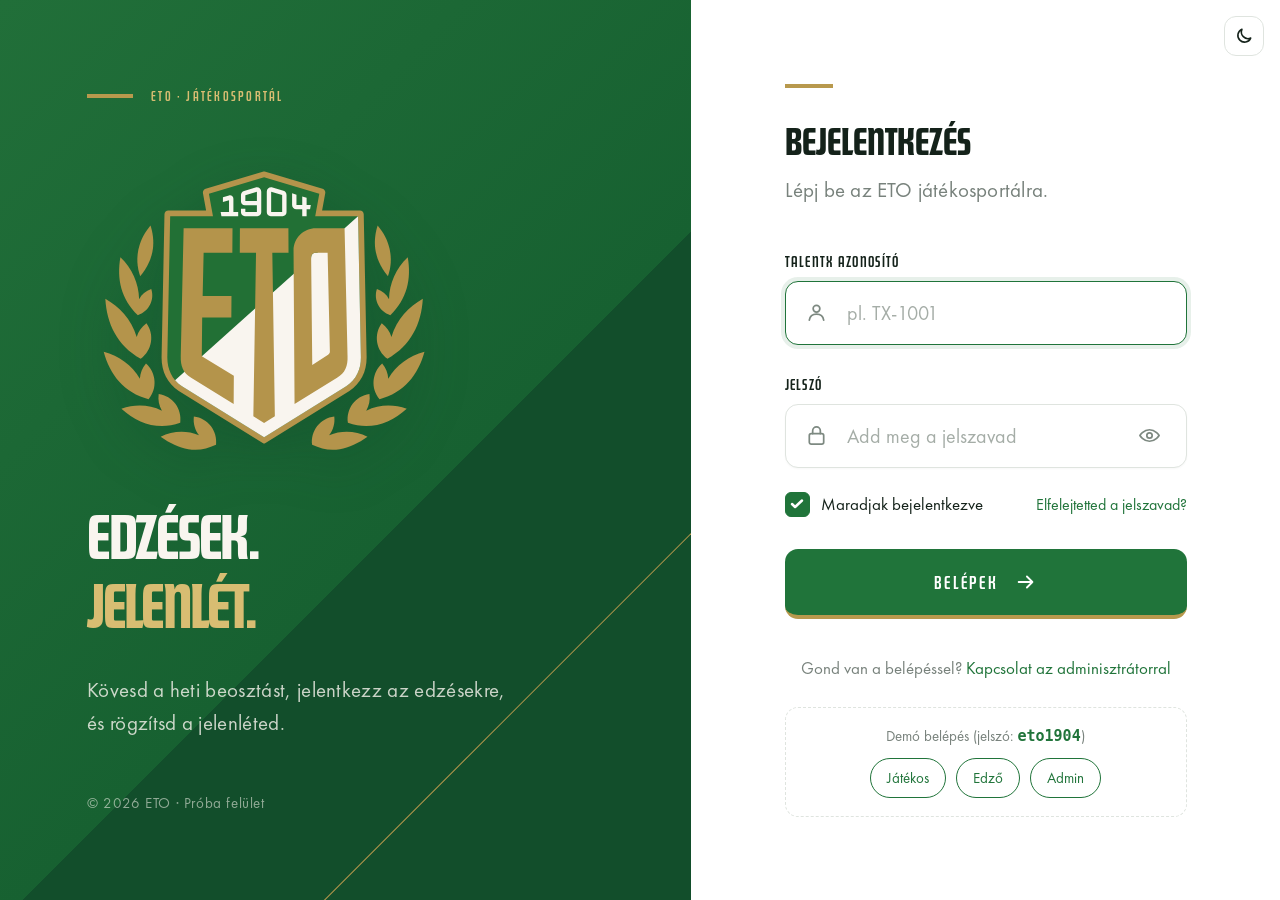
<file: index.html>
<!doctype html>
<html lang="hu">
  <head>
    <meta charset="utf-8" />
    <meta name="viewport" content="width=device-width, initial-scale=1" />
    <meta name="theme-color" content="#176131" />
    <meta name="description" content="ETO játékosportál: heti beosztások, edzések és jelenlét." />
    <title>ETO Játékosportál | Bejelentkezés</title>
    <link rel="stylesheet" href="styles.css" />
    <script src="theme.js"></script>
  </head>
  <body>
    <button class="theme-toggle theme-fab" type="button" data-theme-toggle aria-label="Sötét mód"></button>
    <main class="login-layout">
      <section class="brand-panel" aria-label="ETO Football Club members area">
        <div class="brand-top"><span class="gold-rule"></span><span>ETO · JÁTÉKOSPORTÁL</span></div>
        <div class="brand-mobile-label">JÁTÉKOSPORTÁL</div>
        <div class="brand-copy">
          <img class="crest" src="public/assets/eto-badge.svg" alt="ETO Football Club crest, founded 1904" />
          <h1>EDZÉSEK.<br /><span>JELENLÉT.</span></h1>
          <p>Kövesd a heti beosztást, jelentkezz az edzésekre,<br class="desktop-break" /> és rögzítsd a jelenléted.</p>
        </div>
        <footer class="brand-footer">© 2026 ETO · Próba felület</footer>
      </section>

      <section class="form-panel" aria-labelledby="sign-in-title">
        <div class="form-wrap">
          <span class="gold-rule"></span>
          <h2 id="sign-in-title">BEJELENTKEZÉS</h2>
          <p class="intro">Lépj be az ETO játékosportálra.</p>
          <form id="login-form">
            <label for="username">TALENTX AZONOSÍTÓ</label>
            <div class="input-shell">
              <svg class="field-icon" viewBox="0 0 24 24" aria-hidden="true"><circle cx="12" cy="8" r="3.5"/><path d="M4.5 20c.6-4.2 3.1-6.3 7.5-6.3s6.9 2.1 7.5 6.3"/></svg>
              <input id="username" name="username" type="text" autocomplete="username" placeholder="pl. TX-1001" required autofocus />
            </div>

            <label for="password" class="password-label">JELSZÓ</label>
            <div class="input-shell">
              <svg class="field-icon" viewBox="0 0 24 24" aria-hidden="true"><rect x="4.5" y="10" width="15" height="11" rx="2"/><path d="M8 10V7a4 4 0 0 1 8 0v3"/></svg>
              <input id="password" name="password" type="password" autocomplete="current-password" placeholder="Add meg a jelszavad" required />
              <button class="visibility-toggle" type="button" aria-label="Jelszó megjelenítése" aria-pressed="false">
                <svg viewBox="0 0 24 24" aria-hidden="true"><path d="M2 12s3.5-6 10-6 10 6 10 6-3.5 6-10 6S2 12 2 12Z"/><circle cx="12" cy="12" r="2.8"/></svg>
              </button>
            </div>
            <div class="options-row">
              <label class="remember"><input type="checkbox" name="remember" checked /><span class="checkmark" aria-hidden="true"><svg viewBox="0 0 16 16"><path d="m3 8 3.1 3L13 4.5"/></svg></span><span>Maradjak bejelentkezve</span></label>
              <button class="text-link" id="forgot-link" type="button">Elfelejtetted a jelszavad?</button>
            </div>
            <button class="submit-button" type="submit"><span>BELÉPEK</span><svg viewBox="0 0 24 24" aria-hidden="true"><path d="M4 12h15m-6-6 6 6-6 6"/></svg></button>
            <p class="status-message" id="status-message" role="status" aria-live="polite"></p>
          </form>
          <p class="support">Gond van a belépéssel? <a href="#support" id="support-link">Kapcsolat az adminisztrátorral</a></p>
          <div class="demo-box">
            <p>Demó belépés <span>(jelszó: <code>eto1904</code>)</span></p>
            <div class="demo-chips">
              <button type="button" data-demo-id="TX-1001">Játékos</button>
              <button type="button" data-demo-id="TX-2001">Edző</button>
              <button type="button" data-demo-id="TX-9001">Admin</button>
            </div>
          </div>
        </div>
      </section>
    </main>
    <script src="data.js"></script>
    <script src="script.js"></script>
  </body>
</html>
</file>
<file: styles.css>
@font-face{font-family:FuturaDisplay;src:url("public/assets/fonts/futura-display-xbd.otf") format("opentype");font-weight:800;font-display:swap}
@font-face{font-family:FuturaDisplay;src:url("public/assets/fonts/futura-display-bold.otf") format("opentype");font-weight:700;font-display:swap}
@font-face{font-family:FuturaPT;src:url("public/assets/fonts/futura-pt-book.otf") format("opentype");font-weight:400;font-display:swap}

/* Brand palette: ETO green, gold and cream. Everything else is a tint or neutral of these. */
:root{
  --green:#176131;--green-bright:#20743a;--green-deep:#124e2b;--gold:#b8994d;--gold-light:#d8bd72;--cream:#f9f5ef;
  color-scheme:light;
  --bg:#f5f5f0;--surface:#fff;--surface-2:#fbfbf8;--text:#14221a;--muted:#78827c;
  --line:#dfe4df;--line-soft:#eef0ec;--line-strong:#cbd4cd;
  --accent:#20743a;--accent-text:#20743a;--focus-ring:#2b7a411c;
  --tint-green:#eaf3ec;--tint-gold:#f6efdb;--gold-text:#8a6d22;--neutral-chip:#f0f0ec;
  --input-bg:#fff;--placeholder:#a5ada7;--icon:#7d8981;
  --disabled-bg:#e7ebe7;--disabled-text:#8c968f;--disabled-border:#d3d9d4;
  --range-track:#ffffffd9;--thumb-ring:#fff;--toast-bg:#14221a;--toast-text:#fff;--shadow:#17271b16;
  --tone-gold:#b8994d;--tone-green:#20743a;--tone-gold-bg:#f8f1de;--tone-green-bg:#e2efe4;
}
@media (prefers-color-scheme:dark){
  :root:not([data-theme="light"]){
    color-scheme:dark;
    --bg:#0c1a11;--surface:#132619;--surface-2:#0f2015;--text:#f3eee4;--muted:#9aab9f;
    --line:#26402e;--line-soft:#1c3223;--line-strong:#36553f;
    --accent:#2c8a48;--accent-text:#8cc79b;--focus-ring:#2c8a4840;
    --tint-green:#1b3a25;--tint-gold:#332c1a;--gold-text:#d8bd72;--neutral-chip:#1c2f22;
    --input-bg:#0f2015;--placeholder:#6d8274;--icon:#8a9e90;
    --disabled-bg:#1c2f22;--disabled-text:#6d8274;--disabled-border:#26402e;
    --range-track:#ffffff26;--thumb-ring:#f3eee4;--toast-bg:#f3eee4;--toast-text:#0c1a11;--shadow:#00000066;
    --tone-gold:#d8bd72;--tone-green:#5fae75;--tone-gold-bg:#2a2416;--tone-green-bg:#12301d;
  }
}
:root[data-theme="dark"]{
  color-scheme:dark;
  --bg:#0c1a11;--surface:#132619;--surface-2:#0f2015;--text:#f3eee4;--muted:#9aab9f;
  --line:#26402e;--line-soft:#1c3223;--line-strong:#36553f;
  --accent:#2c8a48;--accent-text:#8cc79b;--focus-ring:#2c8a4840;
  --tint-green:#1b3a25;--tint-gold:#332c1a;--gold-text:#d8bd72;--neutral-chip:#1c2f22;
  --input-bg:#0f2015;--placeholder:#6d8274;--icon:#8a9e90;
  --disabled-bg:#1c2f22;--disabled-text:#6d8274;--disabled-border:#26402e;
  --range-track:#ffffff26;--thumb-ring:#f3eee4;--toast-bg:#f3eee4;--toast-text:#0c1a11;--shadow:#00000066;
  --tone-gold:#d8bd72;--tone-green:#5fae75;--tone-gold-bg:#2a2416;--tone-green-bg:#12301d;
}

:root{font-family:FuturaPT,"Trebuchet MS",sans-serif;color:var(--text);background:var(--bg);font-synthesis:none;text-rendering:optimizeLegibility}
*{box-sizing:border-box}body{margin:0;min-width:320px;min-height:100vh;background:var(--bg);color:var(--text)}.login-layout{display:grid;grid-template-columns:54% 46%;min-height:100vh;background:var(--surface)}.brand-panel{position:relative;display:flex;flex-direction:column;justify-content:space-between;overflow:hidden;padding:clamp(34px,6.8vw,88px);color:var(--cream);background:linear-gradient(135deg,#216f39 0%,var(--green) 58%,var(--green-deep) 58%);isolation:isolate}.brand-panel:after{position:absolute;z-index:-1;content:"";width:145%;height:1px;left:-15%;bottom:8%;background:var(--gold);transform:rotate(-45deg);transform-origin:center}.brand-top{display:flex;align-items:center;gap:18px;color:var(--gold-light);font-family:FuturaDisplay,sans-serif;font-size:14px;letter-spacing:.16em}.gold-rule{display:block;width:46px;height:4px;background:var(--gold);flex:none}.brand-copy{margin:auto 0;max-width:690px}.crest{display:block;width:min(430px,73%);height:auto;max-height:380px;object-fit:contain;margin:0 0 24px -4px;filter:drop-shadow(0 14px 24px #103e2a44)}.brand-copy h1{margin:0;font-family:FuturaDisplay,sans-serif;font-weight:800;font-size:clamp(42px,5.1vw,76px);line-height:1.06;letter-spacing:-.035em}.brand-copy h1 span{color:var(--gold-light)}.brand-copy p{margin:36px 0 0;color:#f9f5efcc;font-size:21px;line-height:1.55;letter-spacing:.015em}.brand-footer{color:#f9f5ef8c;font-size:15px;letter-spacing:.04em}.form-panel{display:flex;align-items:center;justify-content:center;padding:64px clamp(42px,7.3vw,140px);background:var(--surface)}.form-wrap{width:min(100%,560px)}.form-wrap>.gold-rule{width:48px;height:4px;margin-bottom:30px}.form-wrap h2{margin:0;font-family:FuturaDisplay,sans-serif;font-size:40px;line-height:1.1;font-weight:800}.intro{margin:14px 0 48px;color:var(--muted);font-size:21px;letter-spacing:.01em}.form-wrap form>label:not(.remember){display:block;margin:0 0 10px;font-family:FuturaDisplay,sans-serif;font-size:16px;letter-spacing:.08em}.password-label{margin-top:29px!important}.input-shell{height:64px;display:flex;align-items:center;gap:17px;padding:0 19px;border:1.5px solid var(--line);border-radius:13px;background:var(--input-bg);box-shadow:0 1px 2px #13251a08;transition:border-color .18s,box-shadow .18s}.input-shell:focus-within{border-color:var(--accent);box-shadow:0 0 0 4px var(--focus-ring)}.field-icon,.visibility-toggle svg{width:23px;height:23px;fill:none;stroke:var(--icon);stroke-width:1.8;stroke-linecap:round;stroke-linejoin:round;flex:none}.input-shell input{width:100%;min-width:0;border:0;outline:0;background:transparent;color:var(--text);font:400 20px FuturaPT,sans-serif}.input-shell input::placeholder{color:var(--placeholder)}.visibility-toggle{display:grid;place-items:center;padding:6px;border:0;background:transparent;cursor:pointer}.visibility-toggle:hover svg{stroke:var(--accent-text)}.options-row{display:flex;justify-content:space-between;align-items:center;gap:12px;margin:23px 0 31px}.remember{display:flex;align-items:center;gap:11px;cursor:pointer;font-size:17px}.remember input{position:absolute;width:1px;height:1px;opacity:0}.checkmark{display:grid;place-items:center;width:25px;height:25px;border-radius:6px;background:var(--input-bg);border:1.5px solid var(--line-strong)}.remember input:checked+.checkmark{background:var(--green-bright);border-color:var(--green-bright)}.checkmark svg{width:16px;height:16px;fill:none;stroke:#fff;stroke-width:2.5;stroke-linecap:round;stroke-linejoin:round;opacity:0}.remember input:checked+.checkmark svg{opacity:1}.remember input:focus-visible+.checkmark{outline:3px solid var(--focus-ring);outline-offset:2px}.text-link{padding:3px 0;color:var(--accent-text);font:700 16px FuturaPT,sans-serif;border:0;background:transparent;cursor:pointer}.text-link:hover,.support a:hover{text-decoration:underline}.submit-button{display:flex;align-items:center;justify-content:center;gap:17px;width:100%;min-height:70px;border:0;border-radius:13px;border-bottom:4px solid var(--gold);background:var(--green-bright);color:#fff;font:700 19px FuturaDisplay,sans-serif;letter-spacing:.14em;cursor:pointer;transition:filter .15s,transform .15s}.submit-button:hover{filter:brightness(1.07)}.submit-button:active{transform:translateY(2px)}.submit-button svg{width:22px;height:22px;fill:none;stroke:currentColor;stroke-width:2;stroke-linecap:round;stroke-linejoin:round}.support{margin:38px 0 0;text-align:center;color:var(--muted);font-size:17px}.support a{color:var(--accent-text);font-weight:700;text-decoration:none}.status-message{min-height:0;margin:0;color:var(--accent-text);font-size:15px;text-align:center}.status-message:not(:empty){margin-top:15px}
@media(max-width:850px){.login-layout{display:flex;flex-direction:column;background:var(--bg)}.brand-panel{height:365px;min-height:365px;align-items:center;justify-content:flex-start;padding:34px 20px;background:linear-gradient(135deg,#216f39 0%,var(--green) 57%,var(--green-deep) 57%)}.brand-panel:after{bottom:-14%;left:-26%;width:160%}.brand-top,.brand-footer,.brand-copy h1,.brand-copy p{display:none}.brand-copy{margin:0;display:flex;justify-content:center;width:100%}.crest{width:min(255px,57vw);height:255px;margin:2px 0 0;object-fit:contain}.form-panel{position:relative;display:block;margin:-74px 20px 42px;padding:48px clamp(28px,7vw,68px) 42px;border-radius:28px;box-shadow:0 18px 52px var(--shadow)}.form-wrap{max-width:none}.form-wrap>.gold-rule{width:92px;height:5px;margin-bottom:40px}.form-wrap h2{font-size:48px}.intro{margin:16px 0 52px;font-size:clamp(18px,4.2vw,25px)}.form-wrap form>label:not(.remember){font-size:20px;margin-bottom:13px}.password-label{margin-top:41px!important}.input-shell{height:76px;border-radius:19px;padding:0 23px;gap:22px}.field-icon{width:28px;height:28px}.input-shell input{font-size:clamp(20px,4.5vw,26px)}.visibility-toggle svg{width:29px;height:29px}.options-row{margin:34px 0 42px}.remember{font-size:22px;gap:14px}.checkmark{width:32px;height:32px;border-radius:8px}.text-link{font-size:clamp(17px,4.4vw,23px)}.submit-button{min-height:82px;border-radius:21px;font-size:24px}.support{margin-top:47px;font-size:clamp(18px,4.4vw,24px)}}
@media(max-width:480px){.brand-panel{height:320px;min-height:320px}.crest{height:228px}.form-panel{margin:-55px 16px 28px;padding:36px 22px 34px;border-radius:26px}.form-wrap>.gold-rule{margin-bottom:31px}.form-wrap h2{font-size:42px}.intro{margin:12px 0 36px}.password-label{margin-top:32px!important}.input-shell{height:66px;padding:0 16px;gap:14px}.field-icon{width:24px;height:24px}.options-row{margin:27px 0 32px}.remember{font-size:18px;gap:10px}.checkmark{width:27px;height:27px}.submit-button{min-height:70px;font-size:21px}.support{margin-top:34px}.desktop-break{display:none}}
@media(prefers-reduced-motion:reduce){*,*:before,*:after{scroll-behavior:auto!important;transition:none!important}}
.brand-mobile-label{display:none}
@media(max-width:850px){.brand-mobile-label{display:block;margin-top:0;color:var(--gold-light);font-family:FuturaDisplay,sans-serif;font-size:17px;letter-spacing:.18em}.crest{margin-bottom:8px}}
@media(max-width:480px){.options-row{flex-wrap:wrap}.remember{font-size:17px}.text-link{font-size:16px}}
.status-message.is-error{color:var(--gold-text)}
.demo-box{margin-top:28px;padding:18px 20px;border:1.5px dashed var(--line);border-radius:13px;text-align:center}.demo-box p{margin:0 0 12px;font-size:15px;color:var(--muted)}.demo-box code{color:var(--accent-text);font-weight:700}.demo-chips{display:flex;justify-content:center;gap:10px;flex-wrap:wrap}.demo-chips button{padding:9px 16px;border:1.5px solid var(--accent);border-radius:999px;background:transparent;color:var(--accent-text);font:700 15px FuturaPT,sans-serif;cursor:pointer}.demo-chips button:hover{background:var(--green-bright);border-color:var(--green-bright);color:#fff}

/* Light / dark switch */
.theme-toggle{display:grid;place-items:center;width:40px;height:40px;padding:0;border:1.5px solid var(--line);border-radius:12px;background:var(--surface);color:var(--text);cursor:pointer}.theme-toggle svg{width:20px;height:20px;fill:none;stroke:currentColor;stroke-width:1.9;stroke-linecap:round;stroke-linejoin:round}.theme-toggle:hover{border-color:var(--accent)}
.theme-fab{position:fixed;top:16px;right:16px;z-index:5}
</file>
<file: app.css>
.app-body {
  background: var(--bg);
  color: var(--text);
}

/* Top bar */
.topbar {
  position: sticky;
  top: 0;
  z-index: 10;
  display: flex;
  align-items: center;
  justify-content: space-between;
  gap: 16px;
  padding: 10px clamp(16px, 4vw, 48px);
  background: linear-gradient(135deg, #216f39 0%, var(--green) 70%, var(--green-deep) 70%);
  border-bottom: 3px solid var(--gold);
  color: var(--cream);
}
.topbar-brand {
  display: flex;
  align-items: center;
  gap: 12px;
  color: var(--gold-light);
  font-family: FuturaDisplay, sans-serif;
  font-size: 14px;
  letter-spacing: 0.16em;
  text-decoration: none;
}
.topbar-brand img {
  width: 54px;
  height: auto;
}
.topbar-user {
  display: flex;
  align-items: center;
  gap: 16px;
}
.topbar-who {
  text-align: right;
}
.topbar-who strong {
  display: block;
  font-size: 16px;
}
.role-chip {
  display: inline-block;
  margin-top: 3px;
  padding: 2px 9px;
  border-radius: 999px;
  background: #f9f5ef1f;
  color: var(--gold-light);
  font-size: 12px;
  letter-spacing: 0.08em;
  text-transform: uppercase;
}
.ghost-button {
  padding: 8px 14px;
  border: 1.5px solid #f9f5ef59;
  border-radius: 10px;
  background: transparent;
  color: var(--cream);
  font: 700 14px FuturaPT, sans-serif;
  cursor: pointer;
}
.ghost-button:hover {
  background: #f9f5ef1a;
}

/* Page */
.app-main {
  max-width: 1040px;
  margin: 0 auto;
  padding: 36px clamp(16px, 4vw, 40px) 48px;
}
.page-head h1 {
  margin: 16px 0 6px;
  font-family: FuturaDisplay, sans-serif;
  font-size: clamp(30px, 4vw, 42px);
  font-weight: 800;
  letter-spacing: -0.02em;
}
.page-head p {
  margin: 0;
  color: var(--muted);
  font-size: 18px;
}
.tiles {
  display: grid;
  grid-template-columns: repeat(3, 1fr);
  gap: 12px;
  margin: 28px 0 8px;
}
.tile {
  padding: 16px 18px;
  border: 1.5px solid var(--line);
  border-radius: 14px;
  background: var(--surface);
}
.tile span {
  display: block;
  color: var(--muted);
  font-size: 14px;
}
.tile strong {
  display: block;
  margin-top: 4px;
  font-family: FuturaDisplay, sans-serif;
  font-size: 24px;
  color: var(--accent-text);
}
.notice {
  display: flex;
  align-items: center;
  gap: 12px;
  margin: 18px 0 0;
  color: var(--muted);
  font-size: 15px;
}
.notice .gold-rule {
  width: 24px;
  height: 3px;
}
.day-group h2 {
  margin: 32px 0 12px;
  color: var(--accent-text);
  font-family: FuturaDisplay, sans-serif;
  font-size: 14px;
  letter-spacing: 0.12em;
  text-transform: uppercase;
}
.empty {
  margin: 8px 0;
  color: var(--muted);
}
.app-footer {
  margin-top: 48px;
  color: var(--muted);
  font-size: 14px;
  text-align: center;
}
.app-footer .text-link {
  font-size: 14px;
}

/* Training cards */
.training-card,
.staff-card summary {
  display: grid;
  grid-template-columns: 72px 1fr auto;
  gap: 18px;
  align-items: center;
}
.training-card,
.staff-card {
  margin-bottom: 12px;
  padding: 16px 20px;
  border: 1.5px solid var(--line);
  border-radius: 16px;
  background: var(--surface);
}
.training-card.is-live,
.staff-card.is-live {
  border-color: var(--accent);
  box-shadow: 0 0 0 4px var(--focus-ring);
}
.training-card.is-past {
  background: var(--surface-2);
}
.tc-time strong {
  display: block;
  font-family: FuturaDisplay, sans-serif;
  font-size: 22px;
}
.tc-time span {
  color: var(--muted);
  font-size: 15px;
}
.tc-body {
  min-width: 0;
}
.tc-body h3 {
  margin: 0;
  font-family: FuturaDisplay, sans-serif;
  font-size: 18px;
}
.tc-body p {
  margin: 3px 0 0;
  color: var(--muted);
  font-size: 15px;
}
.tc-body .tc-note {
  color: var(--accent-text);
  font-weight: 700;
}
.tc-body .tc-note.is-gold {
  color: var(--gold-text);
}
.live-dot {
  display: inline-flex;
  align-items: center;
  gap: 6px;
  margin-left: 6px;
  color: var(--gold-text);
  font: 700 12px FuturaPT, sans-serif;
  letter-spacing: 0.08em;
  text-transform: uppercase;
  vertical-align: middle;
}
.live-dot::before {
  content: "";
  width: 8px;
  height: 8px;
  border-radius: 50%;
  background: currentColor;
  animation: pulse 1.4s infinite;
}
@keyframes pulse {
  50% {
    opacity: 0.3;
  }
}

/* Buttons & chips */
.btn {
  display: inline-flex;
  align-items: center;
  justify-content: center;
  gap: 8px;
  min-height: 46px;
  padding: 0 20px;
  border: 0;
  border-bottom: 3px solid var(--gold);
  border-radius: 12px;
  background: var(--green-bright);
  color: #fff;
  font: 700 14px FuturaDisplay, sans-serif;
  letter-spacing: 0.12em;
  white-space: nowrap;
  cursor: pointer;
}
.btn:hover {
  filter: brightness(1.07);
}
.btn-secondary {
  border: 1.5px solid var(--accent);
  background: transparent;
  color: var(--accent-text);
}
.btn:disabled {
  border-bottom-color: var(--disabled-border);
  background: var(--disabled-bg);
  color: var(--disabled-text);
  cursor: not-allowed;
  filter: none;
}
.chip {
  display: inline-flex;
  align-items: center;
  gap: 6px;
  padding: 5px 12px;
  border-radius: 999px;
  background: var(--tint-green);
  color: var(--accent-text);
  font-size: 14px;
  font-weight: 700;
  white-space: nowrap;
}
.chip-muted {
  background: var(--neutral-chip);
  color: var(--muted);
}
.chip-gold {
  background: var(--tint-gold);
  color: var(--gold-text);
}
.chip-live {
  background: var(--green-bright);
  color: #fff;
}

/* Staff cards */
.staff-card {
  padding: 0;
}
.staff-card summary {
  grid-template-columns: 72px 1fr auto 22px;
  padding: 16px 20px;
  cursor: pointer;
  list-style: none;
}
.staff-card summary::-webkit-details-marker {
  display: none;
}
.chevron {
  width: 22px;
  height: 22px;
  fill: none;
  stroke: var(--muted);
  stroke-width: 2;
  stroke-linecap: round;
  stroke-linejoin: round;
  transition: transform 0.2s;
}
.staff-card[open] .chevron {
  transform: rotate(180deg);
}
.sc-stats {
  display: flex;
  align-items: center;
  gap: 16px;
  color: var(--muted);
  font-size: 15px;
}
.sc-stat {
  display: inline-flex;
  align-items: center;
  gap: 6px;
  white-space: nowrap;
}
.sc-stat strong {
  color: var(--text);
}
.team-tag {
  display: inline-block;
  margin-right: 8px;
  padding: 1px 8px;
  border-radius: 6px;
  background: var(--tint-gold);
  color: var(--gold-text);
  font-size: 13px;
  font-weight: 700;
}
.sc-detail {
  display: grid;
  grid-template-columns: 1fr 1.3fr;
  gap: 28px;
  padding: 4px 20px 20px;
  border-top: 1.5px solid var(--line);
}
.sc-detail h4 {
  margin: 18px 0 10px;
  font-family: FuturaDisplay, sans-serif;
  font-size: 13px;
  letter-spacing: 0.1em;
  text-transform: uppercase;
}
.roster,
.comments,
.uploads {
  margin: 0;
  padding: 0;
  list-style: none;
}
.roster li {
  display: flex;
  align-items: center;
  justify-content: space-between;
  gap: 10px;
  padding: 7px 0;
  border-bottom: 1px solid var(--line-soft);
  font-size: 15px;
}
.roster .chip {
  font-size: 13px;
  padding: 3px 10px;
}
.avg-list {
  display: grid;
  gap: 10px;
  margin-bottom: 16px;
}
.avg-row {
  display: grid;
  grid-template-columns: 1fr 90px 110px;
  gap: 10px;
  align-items: center;
  font-size: 14px;
}
.avg-row strong {
  font-size: 13px;
  color: var(--accent-text);
}
.avg-bar {
  height: 8px;
  border-radius: 99px;
  background: var(--line-soft);
  overflow: hidden;
}
.avg-bar i {
  display: block;
  height: 100%;
  border-radius: inherit;
  background: var(--accent);
}
.comment {
  display: flex;
  gap: 12px;
  padding: 10px 0;
  border-top: 1px solid var(--line-soft);
  font-size: 15px;
}
.comment span {
  color: var(--muted);
  font-size: 13px;
}
.comment p {
  margin: 4px 0 0;
}

/* Faces */
.face .eye {
  fill: var(--face-fg);
  transition: rx 0.25s, ry 0.25s, fill 0.25s;
}
.face .mouth {
  fill: none;
  stroke: var(--face-fg);
  stroke-width: 9;
  stroke-linecap: round;
  transition: d 0.25s, stroke 0.25s;
}
.face-xs {
  width: 30px;
  height: 21px;
  flex: none;
}
.face-lg {
  width: min(220px, 60vw);
  height: auto;
}

/* Feedback dialog */
.feedback-dialog {
  width: min(440px, calc(100vw - 24px));
  max-height: calc(100vh - 24px);
  padding: 0;
  border: 0;
  border-radius: 28px;
  background: var(--mood-bg, var(--surface));
  color: var(--text);
  box-shadow: 0 30px 80px #0f2a1a40;
  transition: background 0.3s;
}
.feedback-dialog::backdrop {
  background: #0f2a1a99;
}
.fb-form {
  display: flex;
  flex-direction: column;
  gap: 16px;
  padding: 22px 26px 26px;
}
.fb-top {
  display: flex;
  align-items: center;
  gap: 10px;
  color: var(--muted);
  font-size: 15px;
}
.fb-close {
  display: grid;
  place-items: center;
  padding: 4px;
  border: 0;
  background: transparent;
  color: var(--text);
  cursor: pointer;
}
.fb-close svg {
  width: 22px;
  height: 22px;
  fill: none;
  stroke: currentColor;
  stroke-width: 2;
  stroke-linecap: round;
  stroke-linejoin: round;
}
.fb-form h2 {
  margin: 4px 0 0;
  font-family: FuturaDisplay, sans-serif;
  font-size: 32px;
  font-weight: 800;
  line-height: 1.1;
  text-align: center;
}
.fb-face {
  display: grid;
  justify-items: center;
}
.fb-mood-label {
  margin: 4px 0 0;
  color: var(--mood-fg);
  font-family: FuturaDisplay, sans-serif;
  font-size: 24px;
  transition: color 0.25s;
}
.fb-question {
  display: grid;
  gap: 6px;
  font-size: 15px;
}
.fb-question output {
  color: var(--accent-text);
  font-weight: 700;
  font-size: 14px;
}
.fb-form textarea {
  width: 100%;
  padding: 12px 14px;
  border: 1.5px solid var(--line);
  border-radius: 12px;
  background: var(--input-bg);
  color: var(--text);
  font: 400 16px FuturaPT, sans-serif;
  resize: vertical;
}
.fb-anon {
  display: flex;
  align-items: center;
  gap: 10px;
  font-size: 15px;
  cursor: pointer;
}
.fb-anon input {
  width: 18px;
  height: 18px;
  accent-color: var(--green-bright);
}
.fb-form .submit-button {
  min-height: 60px;
  font-size: 17px;
  border-radius: 14px;
}
.fb-deadline {
  margin: -6px 0 0;
  color: var(--muted);
  font-size: 13px;
  text-align: center;
}

/* Range slider */
.range {
  --range-fg: var(--mood-fg, var(--accent));
  width: 100%;
  height: 30px;
  margin: 0;
  background: transparent;
  appearance: none;
  -webkit-appearance: none;
}
.fb-question .range {
  --range-fg: var(--accent);
}
.range::-webkit-slider-runnable-track {
  height: 8px;
  border-radius: 99px;
  background: var(--range-track);
  box-shadow: inset 0 0 0 1px #0000000f;
}
.range::-moz-range-track {
  height: 8px;
  border-radius: 99px;
  background: var(--range-track);
}
.range::-webkit-slider-thumb {
  width: 28px;
  height: 28px;
  margin-top: -10px;
  border: 4px solid var(--thumb-ring);
  border-radius: 50%;
  background: var(--range-fg);
  box-shadow: 0 2px 8px #0003;
  -webkit-appearance: none;
  transition: background 0.25s;
}
.range::-moz-range-thumb {
  width: 20px;
  height: 20px;
  border: 4px solid var(--thumb-ring);
  border-radius: 50%;
  background: var(--range-fg);
  box-shadow: 0 2px 8px #0003;
}

/* Admin */
.tabs {
  display: flex;
  gap: 6px;
  margin: 28px 0 0;
  border-bottom: 1.5px solid var(--line);
  overflow-x: auto;
}
.tab {
  padding: 12px 16px;
  border: 0;
  border-bottom: 3px solid transparent;
  margin-bottom: -1.5px;
  background: transparent;
  color: var(--muted);
  font: 700 15px FuturaPT, sans-serif;
  white-space: nowrap;
  cursor: pointer;
}
.tab[aria-selected="true"] {
  border-bottom-color: var(--gold);
  color: var(--accent-text);
}
.filter-row {
  margin: 20px 0 -8px;
}
.filter-row label {
  display: inline-flex;
  align-items: center;
  gap: 10px;
  color: var(--muted);
  font-size: 15px;
}
.filter-row select,
.add-user input,
.add-user select {
  height: 42px;
  padding: 0 12px;
  border: 1.5px solid var(--line);
  border-radius: 10px;
  background: var(--input-bg);
  color: var(--text);
  font: 400 16px FuturaPT, sans-serif;
}
.panel {
  margin-top: 24px;
  padding: 22px 24px;
  border: 1.5px solid var(--line);
  border-radius: 16px;
  background: var(--surface);
}
.panel h2 {
  margin: 0 0 6px;
  font-family: FuturaDisplay, sans-serif;
  font-size: 20px;
}
.panel-intro {
  margin: 0 0 16px;
  color: var(--muted);
  font-size: 15px;
  line-height: 1.5;
}
.panel code,
.user-table code {
  color: var(--accent-text);
  font-weight: 700;
}
.table-wrap {
  overflow-x: auto;
}
.user-table {
  width: 100%;
  border-collapse: collapse;
  font-size: 15px;
}
.user-table th {
  padding: 8px 10px;
  color: var(--muted);
  font-size: 13px;
  font-weight: 700;
  letter-spacing: 0.06em;
  text-align: left;
  text-transform: uppercase;
}
.user-table td {
  padding: 10px;
  border-top: 1px solid var(--line-soft);
  white-space: nowrap;
}
.switch {
  display: inline-flex;
  align-items: center;
  gap: 8px;
  padding: 0;
  border: 0;
  background: transparent;
  color: var(--muted);
  font: 700 14px FuturaPT, sans-serif;
  cursor: pointer;
}
.switch span {
  position: relative;
  width: 38px;
  height: 22px;
  border-radius: 99px;
  background: var(--line-strong);
  transition: background 0.2s;
}
.switch span::after {
  content: "";
  position: absolute;
  top: 3px;
  left: 3px;
  width: 16px;
  height: 16px;
  border-radius: 50%;
  background: #fff;
  transition: transform 0.2s;
}
.switch[aria-checked="true"] {
  color: var(--accent-text);
}
.switch[aria-checked="true"] span {
  background: var(--accent);
}
.switch[aria-checked="true"] span::after {
  transform: translateX(16px);
}
.switch:disabled {
  opacity: 0.5;
  cursor: not-allowed;
}
.add-user {
  display: grid;
  grid-template-columns: repeat(4, 1fr) auto;
  gap: 12px;
  align-items: end;
  margin: 10px 0 12px;
}
.add-user label {
  display: grid;
  gap: 6px;
  color: var(--muted);
  font-size: 14px;
}
.add-user input,
.add-user select {
  width: 100%;
  min-width: 0;
}
.dropzone {
  position: relative;
  display: grid;
  gap: 4px;
  justify-items: center;
  margin-bottom: 14px;
  padding: 28px 16px;
  border: 2px dashed var(--line-strong);
  border-radius: 14px;
  background: var(--surface-2);
  text-align: center;
  cursor: pointer;
}
.dropzone:hover {
  border-color: var(--accent);
}
.dropzone input {
  position: absolute;
  inset: 0;
  opacity: 0;
  cursor: pointer;
}
.dropzone strong {
  color: var(--accent-text);
  font-size: 17px;
}
.dropzone span {
  color: var(--muted);
  font-size: 14px;
}
.upload-result {
  margin: 14px 0 0;
  color: var(--accent-text);
  font-weight: 700;
}
.upload-result.is-error {
  color: var(--gold-text);
}
.uploads li {
  display: flex;
  justify-content: space-between;
  gap: 12px;
  padding: 10px 0;
  border-top: 1px solid var(--line-soft);
  font-size: 15px;
}
.uploads li span {
  color: var(--muted);
}

/* Toast */
.toast {
  position: fixed;
  left: 50%;
  bottom: 24px;
  z-index: 20;
  padding: 12px 20px;
  border-radius: 12px;
  border-bottom: 3px solid var(--gold);
  background: var(--toast-bg);
  color: var(--toast-text);
  font-size: 15px;
  opacity: 0;
  pointer-events: none;
  transform: translate(-50%, 12px);
  transition: opacity 0.2s, transform 0.2s;
}
.toast.is-visible {
  opacity: 1;
  transform: translate(-50%, 0);
}

@media (max-width: 760px) {
  .topbar-brand span,
  .topbar-who .role-chip {
    display: none;
  }
  .topbar-brand img {
    width: 44px;
  }
  .tiles {
    grid-template-columns: 1fr 1fr;
  }
  .tiles .tile:first-child {
    grid-column: 1 / -1;
  }
  .training-card {
    grid-template-columns: 60px 1fr;
  }
  .tc-action {
    grid-column: 1 / -1;
  }
  .tc-action .btn {
    width: 100%;
  }
  .staff-card summary {
    grid-template-columns: 60px 1fr 22px;
  }
  .sc-stats {
    grid-column: 1 / -1;
    grid-row: 2;
    flex-wrap: wrap;
    gap: 10px 14px;
  }
  .sc-detail {
    grid-template-columns: 1fr;
    gap: 0;
  }
  .avg-row {
    grid-template-columns: 1fr 70px;
  }
  .avg-row strong {
    grid-column: 2;
  }
  .add-user {
    grid-template-columns: 1fr;
  }
  .uploads li {
    flex-direction: column;
    gap: 2px;
  }
}

/* Theme switch in the green top bar */
.topbar-toggle {
  border-color: #f9f5ef59;
  background: transparent;
  color: var(--cream);
}
.topbar-toggle:hover {
  border-color: var(--gold-light);
}
</file>
